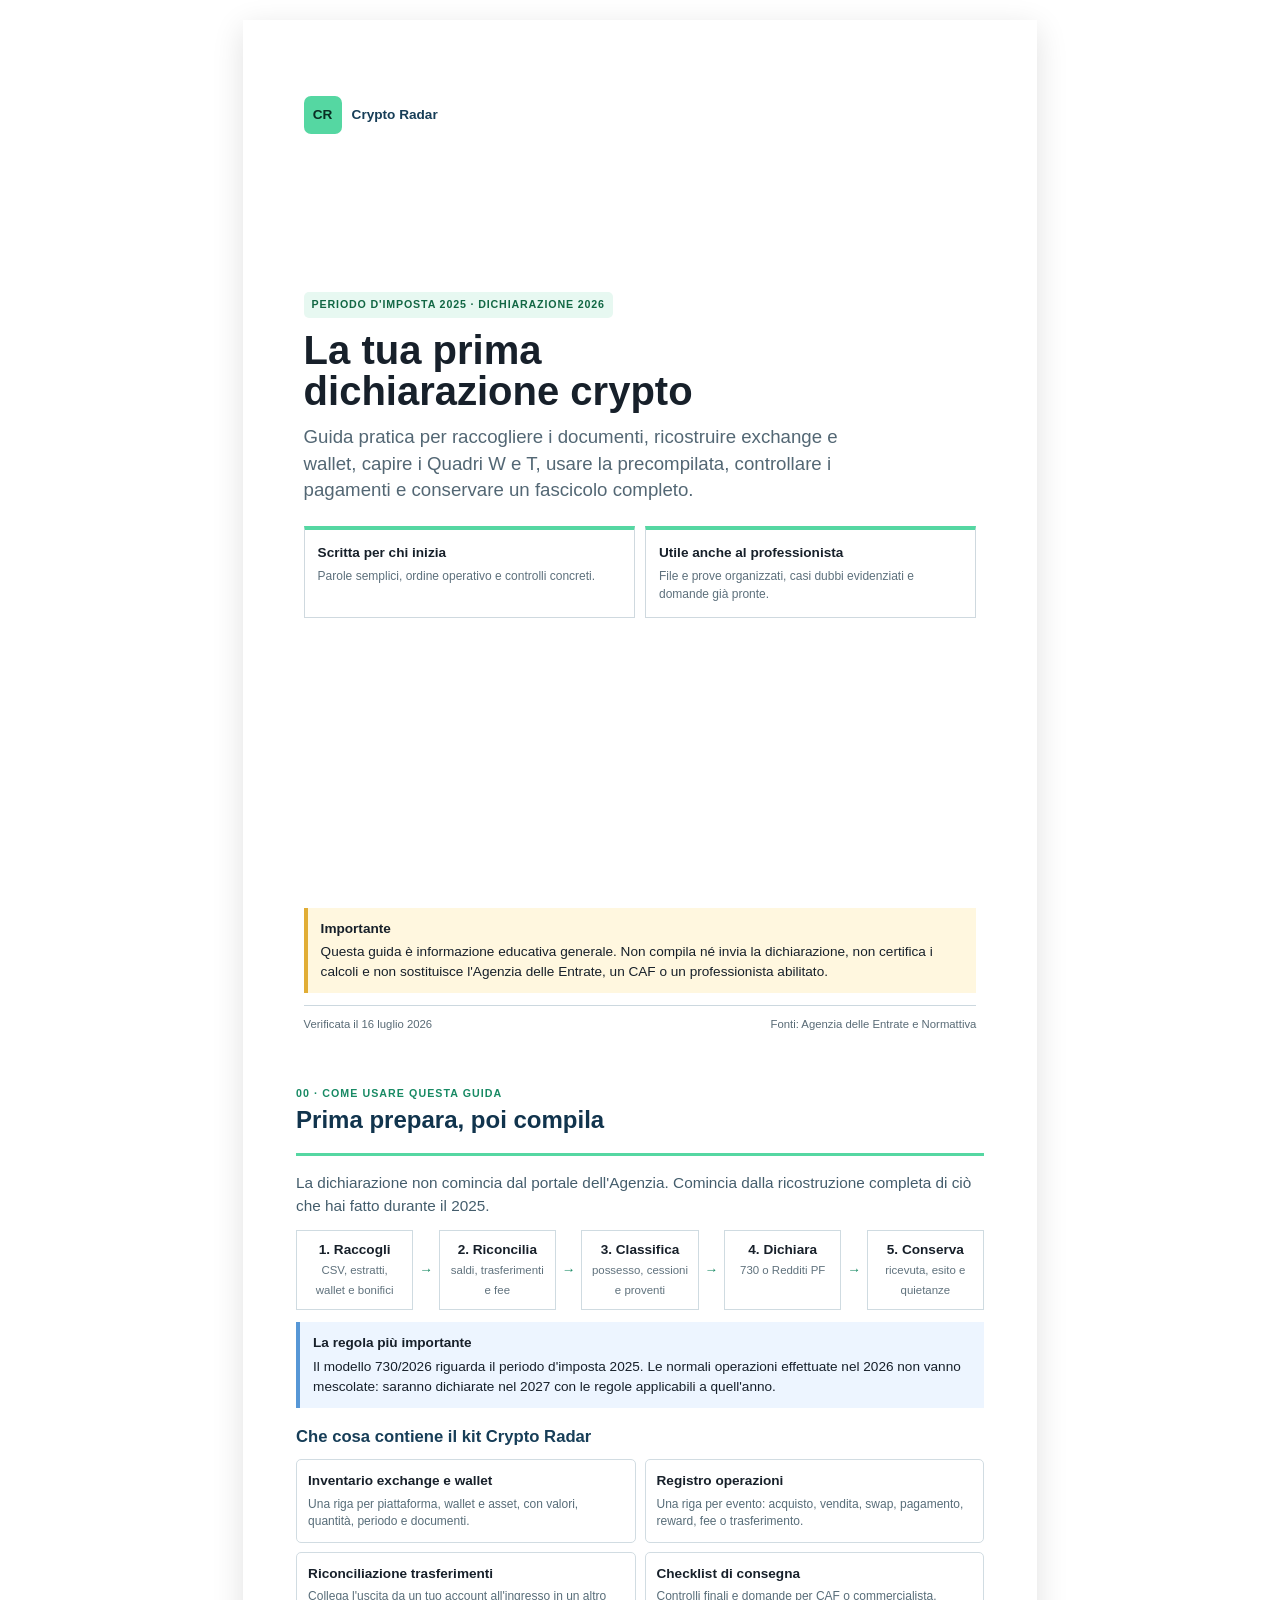
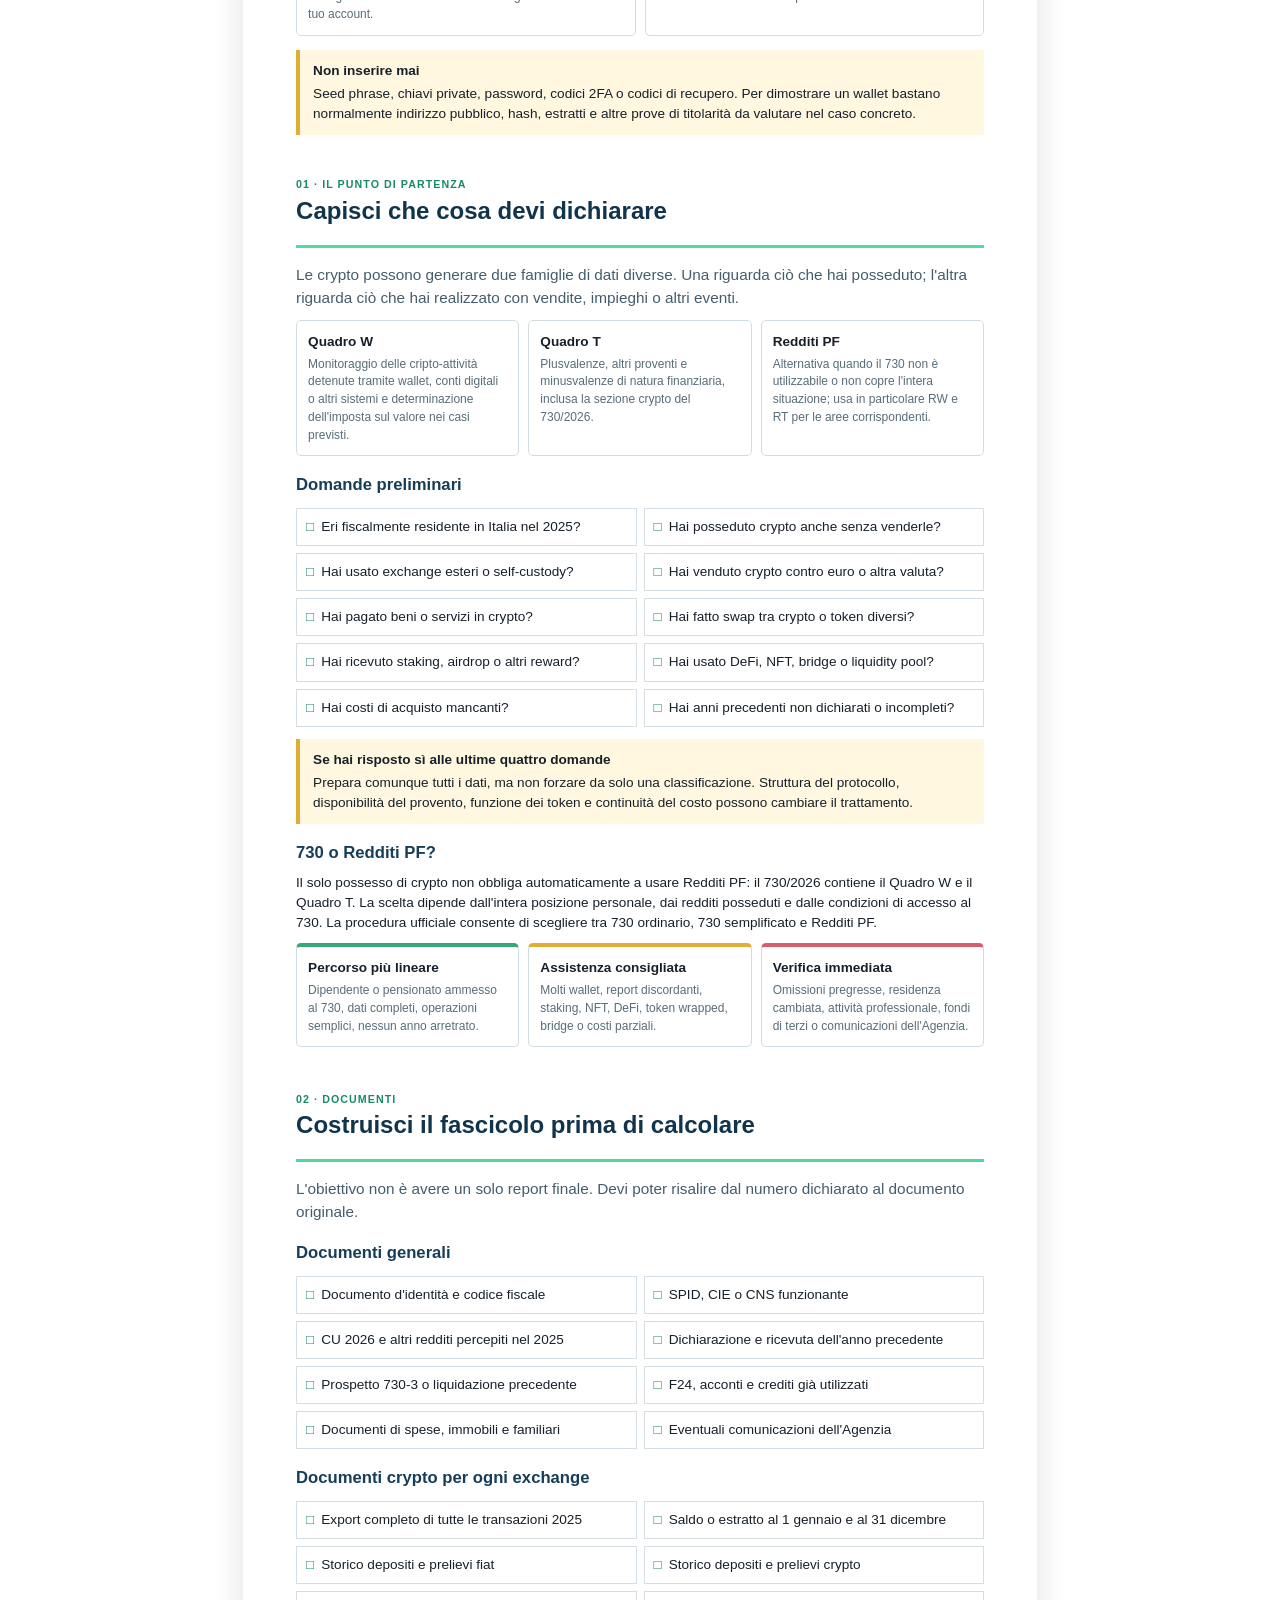
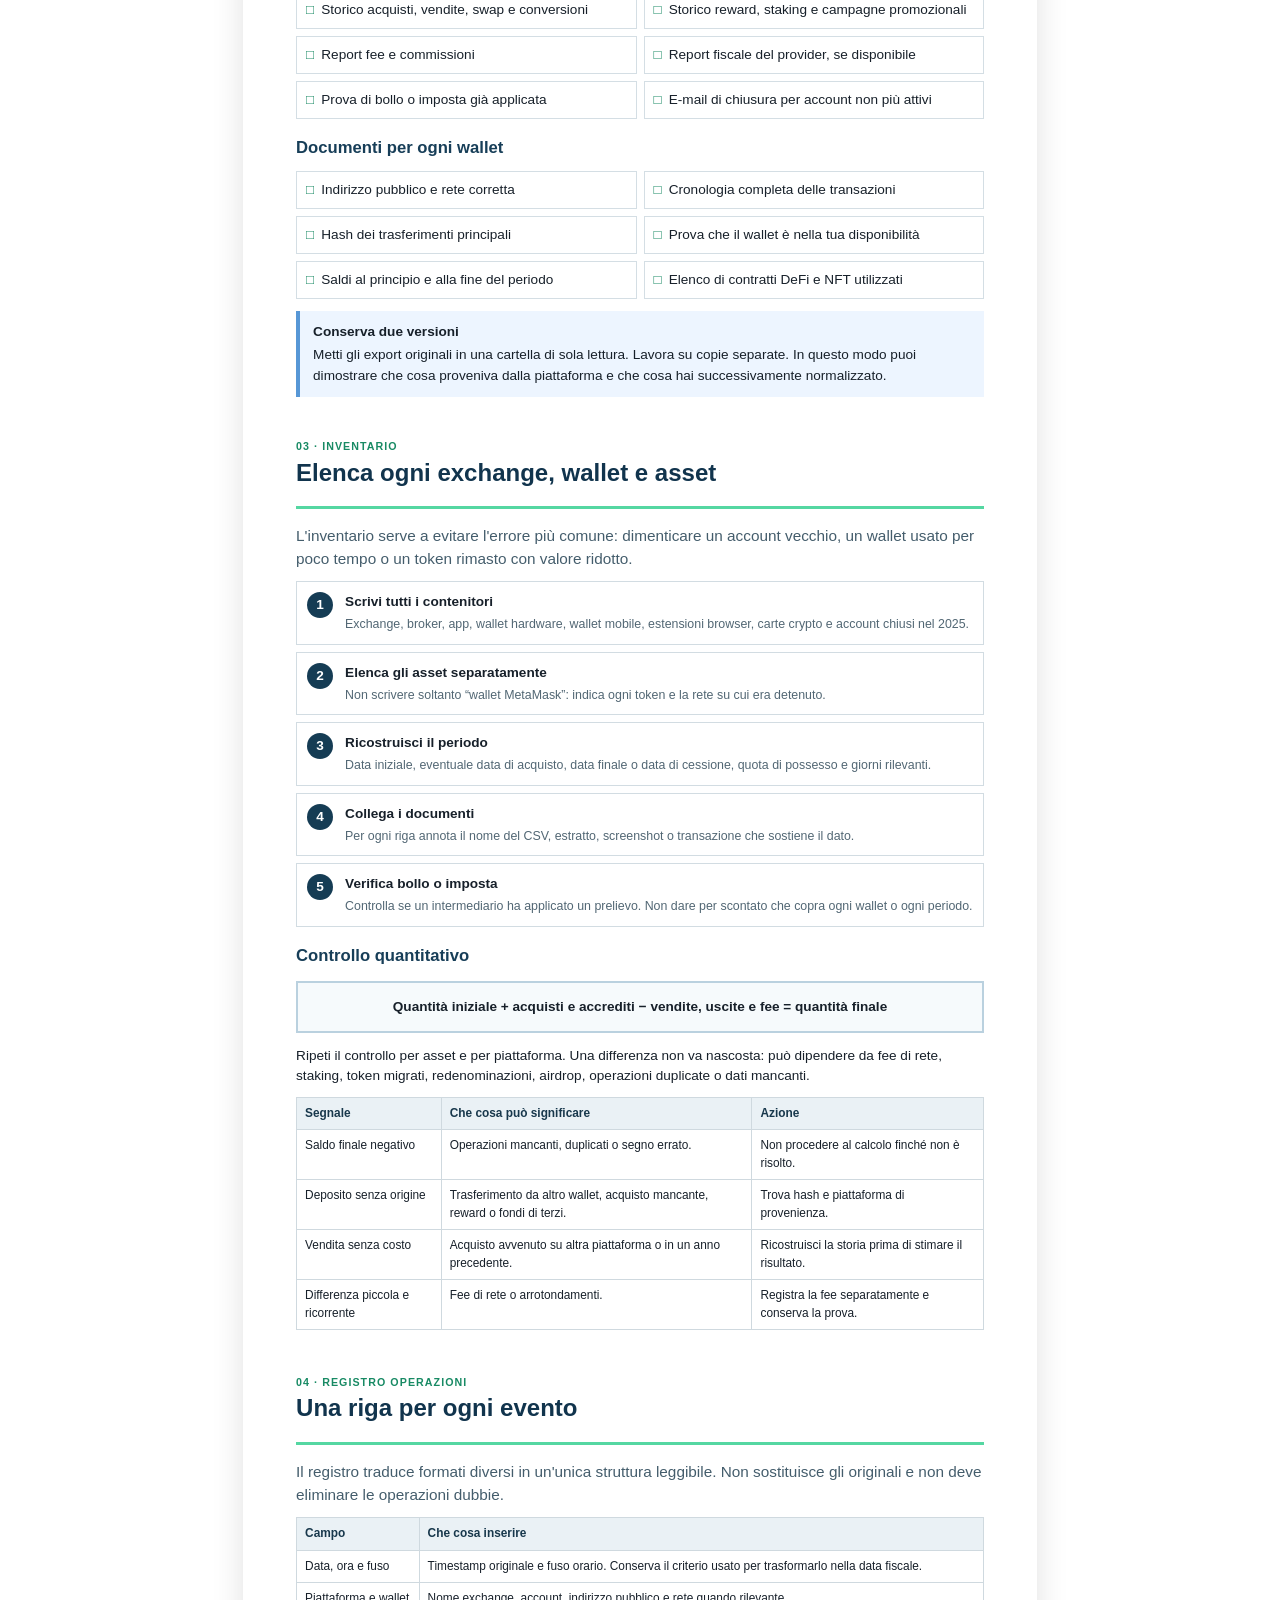
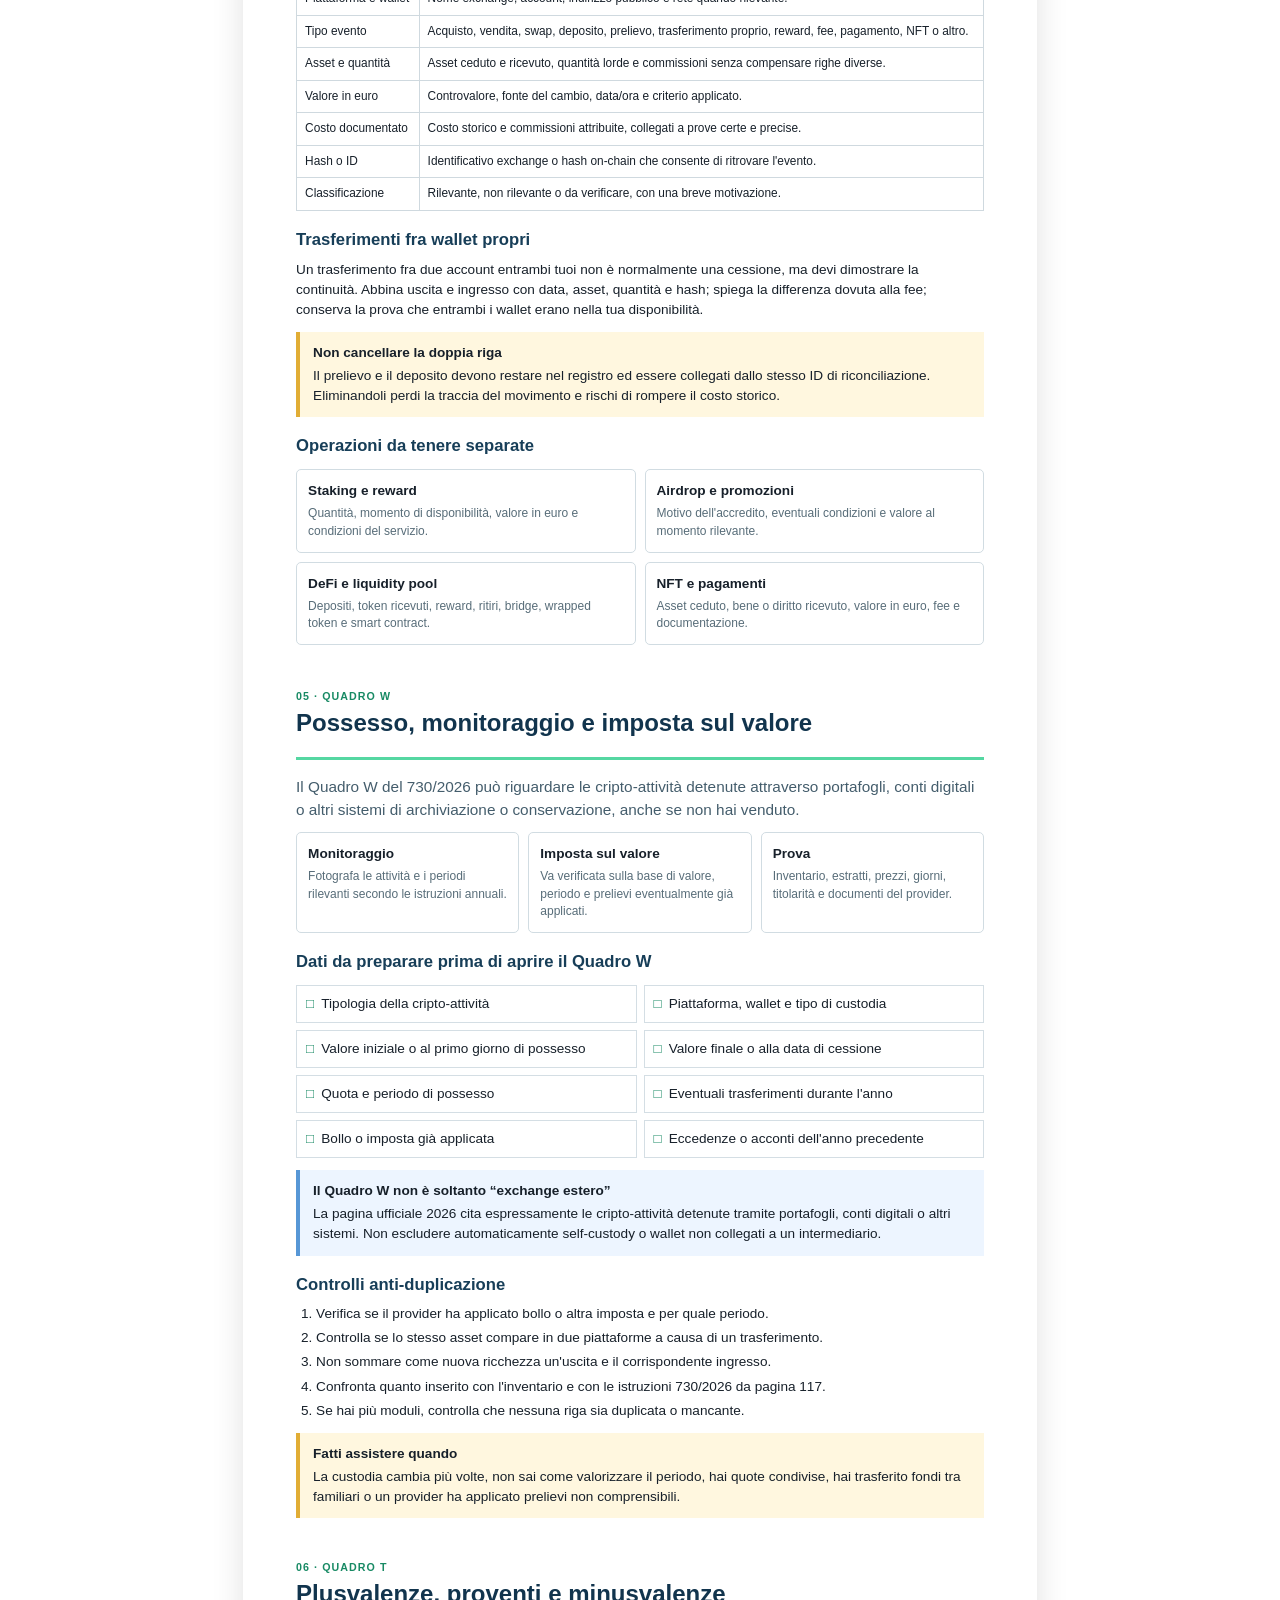
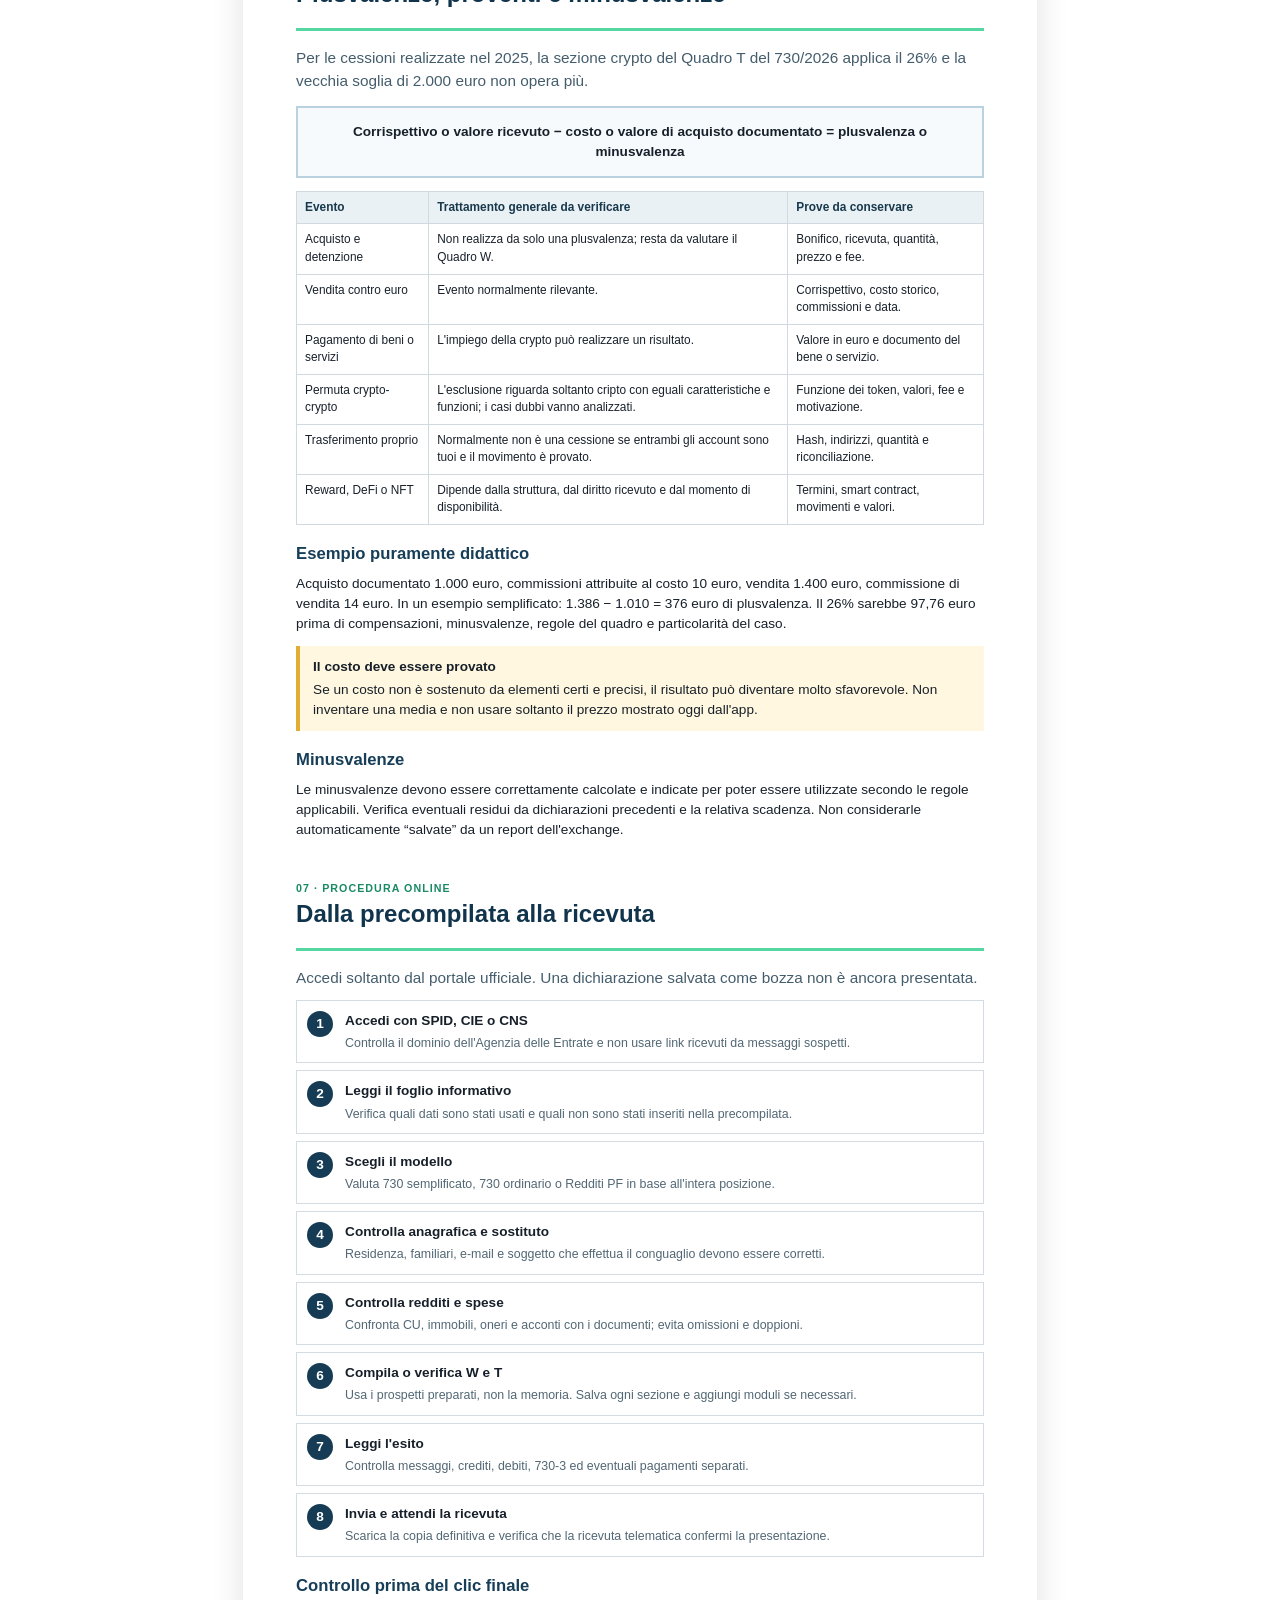
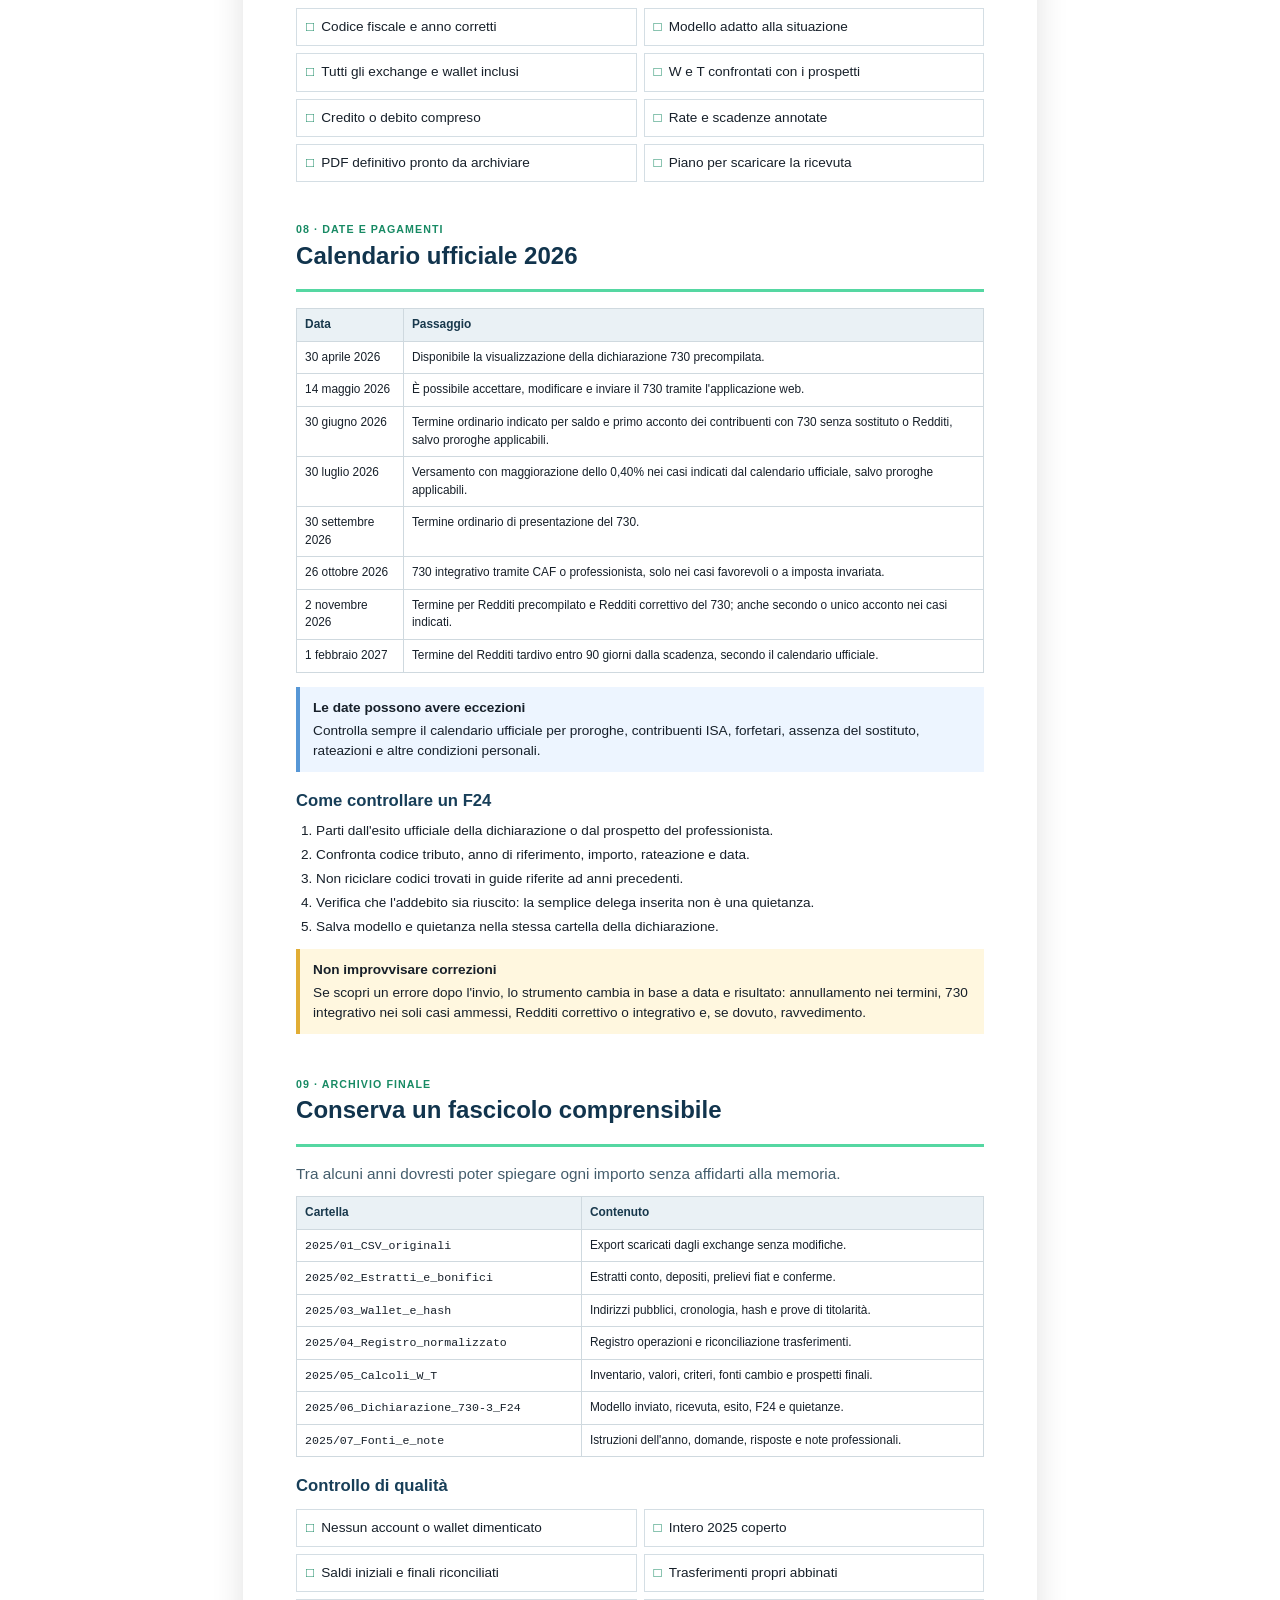
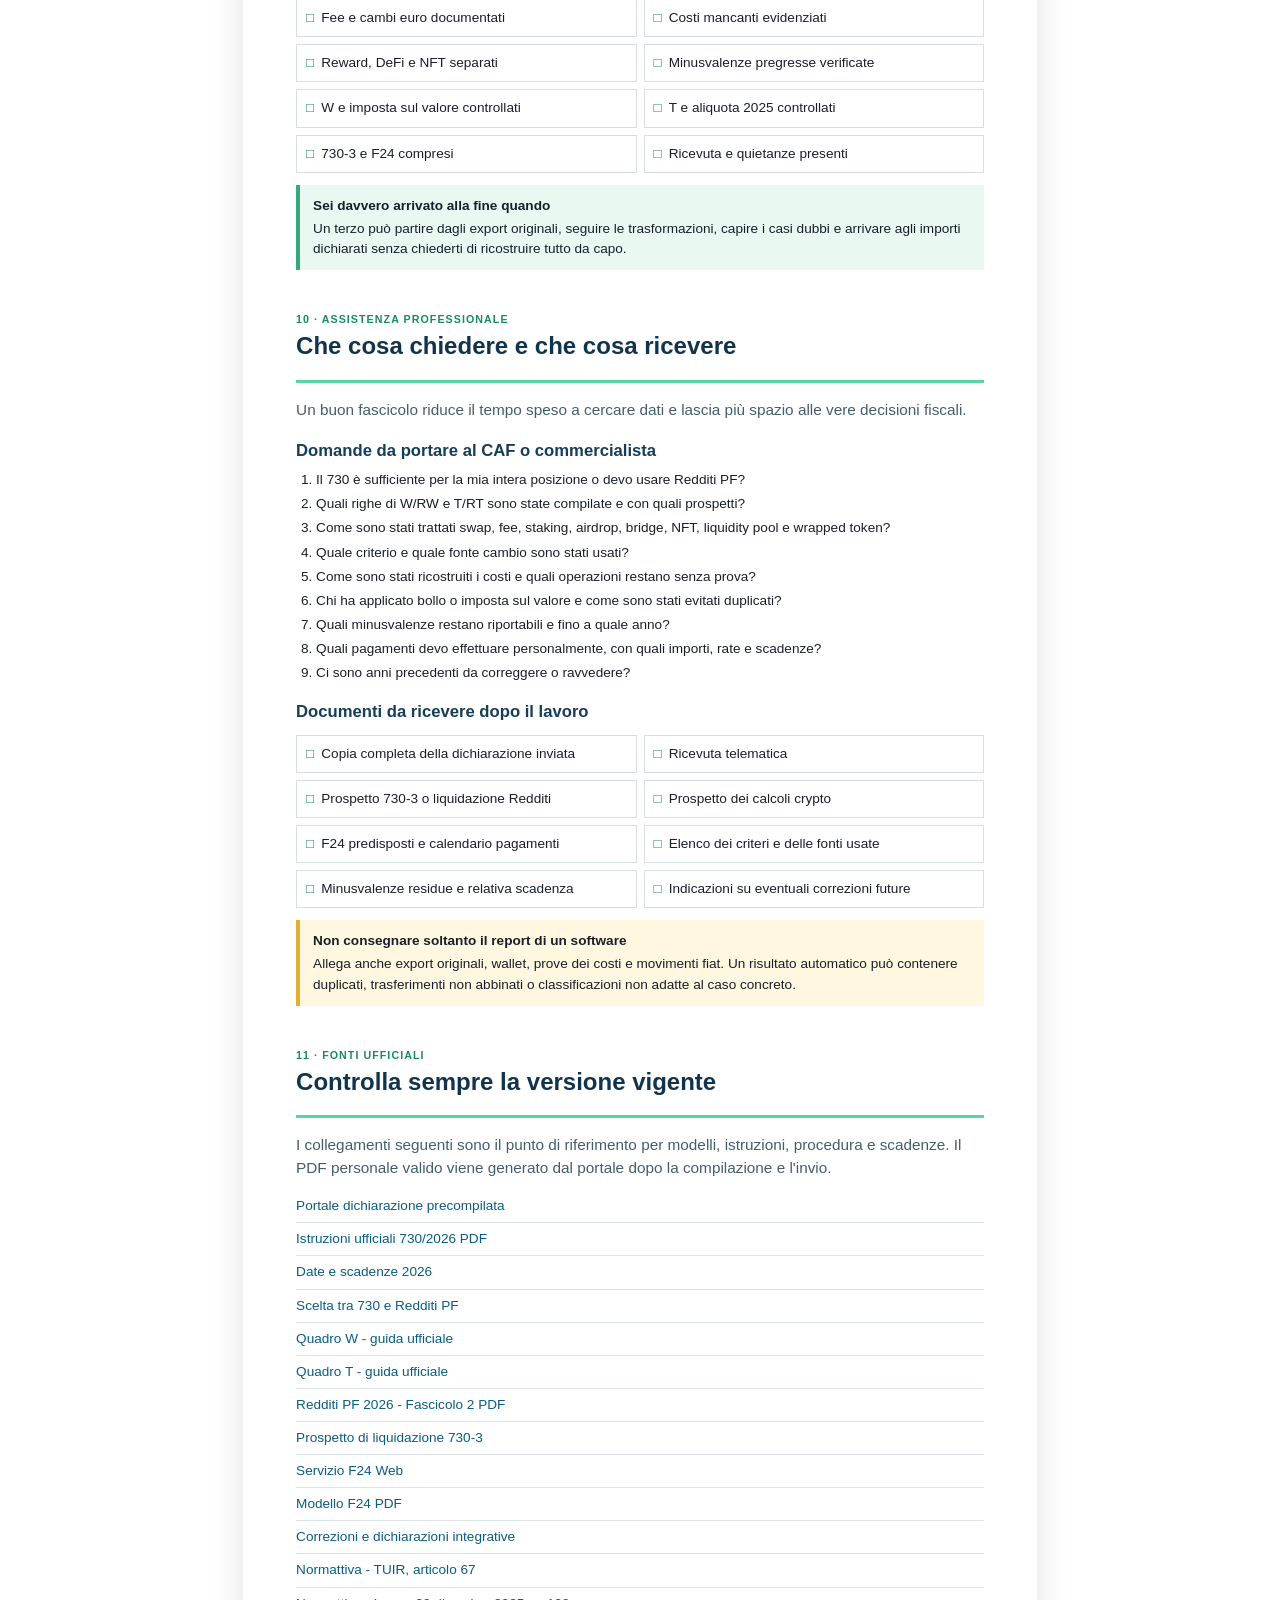
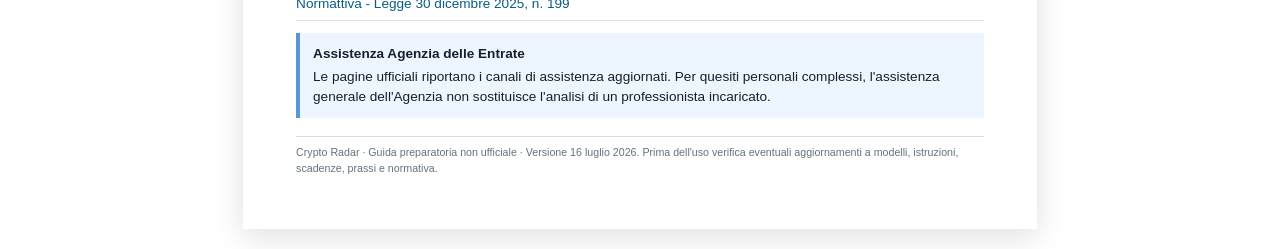
<file: web/documents/guida-prima-dichiarazione-crypto-2026.html>
<!doctype html>
<html lang="it">
<head>
  <meta charset="utf-8">
  <meta name="viewport" content="width=device-width,initial-scale=1">
  <title>Guida alla prima dichiarazione crypto 2026 - Crypto Radar</title>
  <style>
    @page{size:A4;margin:16mm 15mm 17mm}
    *{box-sizing:border-box}
    html{font-family:Arial,Helvetica,sans-serif;color:#17202a;background:#fff}
    body{margin:0;font-size:10.2pt;line-height:1.48}
    h1,h2,h3,p{margin-top:0}
    h1{font-size:30pt;line-height:1.03;margin-bottom:12px}
    h2{font-size:18pt;line-height:1.15;margin:0 0 10px;color:#11344d}
    h3{font-size:12.5pt;margin:17px 0 7px;color:#173e58}
    p{margin-bottom:10px}
    a{color:#0a5c83;text-decoration:none}
    ul,ol{margin:7px 0 12px;padding-left:20px}
    li{margin:4px 0}
    table{width:100%;border-collapse:collapse;margin:10px 0 14px;font-size:8.9pt}
    th,td{padding:7px 8px;border:1px solid #cfd9df;text-align:left;vertical-align:top}
    th{background:#eaf1f5;color:#18384c}
    code{font-family:Consolas,monospace;font-size:8.7pt}
    .cover{min-height:260mm;display:flex;flex-direction:column;justify-content:space-between;padding:6mm 2mm}
    .brand{display:flex;align-items:center;gap:10px;font-weight:800;color:#173e58}
    .logo{display:grid;place-items:center;width:38px;height:38px;border-radius:7px;background:#55d7a2;color:#092d23}
    .kicker{display:inline-block;margin-bottom:12px;padding:5px 8px;border-radius:5px;background:#e7f8f1;color:#126744;font-size:8pt;font-weight:800;letter-spacing:.08em}
    .subtitle{max-width:155mm;color:#536774;font-size:14pt;line-height:1.42}
    .cover-box{display:grid;grid-template-columns:1fr 1fr;gap:10px;margin-top:22px}
    .cover-box div{padding:13px;border:1px solid #cfd9df;border-top:4px solid #55d7a2}
    .cover-box b,.cover-box span{display:block}
    .cover-box span{margin-top:5px;color:#5d707c;font-size:9pt}
    .verified{display:flex;justify-content:space-between;gap:20px;padding-top:10px;border-top:1px solid #ccd8df;color:#596b76;font-size:8.5pt}
    .chapter{break-before:page}
    .chapter:first-of-type{break-before:auto}
    .chapter-head{margin-bottom:16px;padding-bottom:10px;border-bottom:3px solid #55d7a2}
    .chapter-no{display:block;margin-bottom:4px;color:#188a64;font-size:8pt;font-weight:800;letter-spacing:.1em}
    .lead{color:#445d6c;font-size:11.5pt;line-height:1.5}
    .notice,.warning,.success{padding:11px 13px;margin:12px 0;border-left:4px solid}
    .notice{background:#edf5ff;border-color:#5797d6}
    .warning{background:#fff7df;border-color:#e1ad35}
    .success{background:#eaf8f2;border-color:#36a879}
    .notice b,.warning b,.success b{display:block;margin-bottom:3px}
    .grid-2,.grid-3{display:grid;gap:9px;margin:10px 0 14px}
    .grid-2{grid-template-columns:1fr 1fr}
    .grid-3{grid-template-columns:repeat(3,1fr)}
    .box{padding:11px;border:1px solid #d1dce2;border-radius:5px;break-inside:avoid}
    .box b,.box span{display:block}
    .box span{margin-top:4px;color:#586d79;font-size:9pt}
    .step{display:grid;grid-template-columns:28px 1fr;gap:10px;margin:7px 0;padding:10px;border:1px solid #d2dce2;break-inside:avoid}
    .step>span{display:grid;place-items:center;width:26px;height:26px;border-radius:50%;background:#153c54;color:#fff;font-weight:800}
    .step b{display:block;margin-bottom:3px}
    .step p{margin:0;color:#526774;font-size:9.3pt}
    .checklist{display:grid;grid-template-columns:1fr 1fr;gap:7px;margin:10px 0}
    .checklist div{padding:8px 9px;border:1px solid #d4dee4;break-inside:avoid}
    .checklist div:before{content:"□";margin-right:7px;color:#188a64;font-weight:800}
    .formula{padding:14px;margin:13px 0;border:2px solid #bad1df;background:#f6fafc;text-align:center;font-weight:800}
    .flow{display:flex;align-items:stretch;gap:6px;margin:12px 0}
    .flow div{flex:1;padding:9px;border:1px solid #cfdbe1;text-align:center}
    .flow i{align-self:center;color:#188a64;font-style:normal;font-weight:800}
    .route{border-top:4px solid}
    .route.green{border-top-color:#36a879}.route.yellow{border-top-color:#e1ad35}.route.red{border-top-color:#d75d6f}
    .small{color:#60727d;font-size:8.6pt}
    .source-list a{display:block;padding:6px 0;border-bottom:1px solid #dbe3e7;word-break:break-all}
    .footer-note{margin-top:18px;padding-top:8px;border-top:1px solid #d3dde2;color:#61737d;font-size:8pt}
    .no-break{break-inside:avoid}
    @media screen{body{max-width:210mm;margin:20px auto;padding:14mm;box-shadow:0 8px 30px rgba(0,0,0,.12)}.chapter{padding-top:8mm}}
  </style>
</head>
<body>
  <section class="cover">
    <div>
      <div class="brand"><span class="logo">CR</span><span>Crypto Radar</span></div>
      <div style="margin-top:42mm">
        <span class="kicker">PERIODO D'IMPOSTA 2025 · DICHIARAZIONE 2026</span>
        <h1>La tua prima<br>dichiarazione crypto</h1>
        <p class="subtitle">Guida pratica per raccogliere i documenti, ricostruire exchange e wallet, capire i Quadri W e T, usare la precompilata, controllare i pagamenti e conservare un fascicolo completo.</p>
        <div class="cover-box">
          <div><b>Scritta per chi inizia</b><span>Parole semplici, ordine operativo e controlli concreti.</span></div>
          <div><b>Utile anche al professionista</b><span>File e prove organizzati, casi dubbi evidenziati e domande già pronte.</span></div>
        </div>
      </div>
    </div>
    <div>
      <div class="warning"><b>Importante</b>Questa guida è informazione educativa generale. Non compila né invia la dichiarazione, non certifica i calcoli e non sostituisce l'Agenzia delle Entrate, un CAF o un professionista abilitato.</div>
      <div class="verified"><span>Verificata il 16 luglio 2026</span><span>Fonti: Agenzia delle Entrate e Normattiva</span></div>
    </div>
  </section>

  <section class="chapter">
    <div class="chapter-head"><span class="chapter-no">00 · COME USARE QUESTA GUIDA</span><h2>Prima prepara, poi compila</h2></div>
    <p class="lead">La dichiarazione non comincia dal portale dell'Agenzia. Comincia dalla ricostruzione completa di ciò che hai fatto durante il 2025.</p>
    <div class="flow">
      <div><b>1. Raccogli</b><br><span class="small">CSV, estratti, wallet e bonifici</span></div><i>→</i>
      <div><b>2. Riconcilia</b><br><span class="small">saldi, trasferimenti e fee</span></div><i>→</i>
      <div><b>3. Classifica</b><br><span class="small">possesso, cessioni e proventi</span></div><i>→</i>
      <div><b>4. Dichiara</b><br><span class="small">730 o Redditi PF</span></div><i>→</i>
      <div><b>5. Conserva</b><br><span class="small">ricevuta, esito e quietanze</span></div>
    </div>
    <div class="notice"><b>La regola più importante</b>Il modello 730/2026 riguarda il periodo d'imposta 2025. Le normali operazioni effettuate nel 2026 non vanno mescolate: saranno dichiarate nel 2027 con le regole applicabili a quell'anno.</div>
    <h3>Che cosa contiene il kit Crypto Radar</h3>
    <div class="grid-2">
      <div class="box"><b>Inventario exchange e wallet</b><span>Una riga per piattaforma, wallet e asset, con valori, quantità, periodo e documenti.</span></div>
      <div class="box"><b>Registro operazioni</b><span>Una riga per evento: acquisto, vendita, swap, pagamento, reward, fee o trasferimento.</span></div>
      <div class="box"><b>Riconciliazione trasferimenti</b><span>Collega l'uscita da un tuo account all'ingresso in un altro tuo account.</span></div>
      <div class="box"><b>Checklist di consegna</b><span>Controlli finali e domande per CAF o commercialista.</span></div>
    </div>
    <div class="warning"><b>Non inserire mai</b>Seed phrase, chiavi private, password, codici 2FA o codici di recupero. Per dimostrare un wallet bastano normalmente indirizzo pubblico, hash, estratti e altre prove di titolarità da valutare nel caso concreto.</div>
  </section>

  <section class="chapter">
    <div class="chapter-head"><span class="chapter-no">01 · IL PUNTO DI PARTENZA</span><h2>Capisci che cosa devi dichiarare</h2></div>
    <p class="lead">Le crypto possono generare due famiglie di dati diverse. Una riguarda ciò che hai posseduto; l'altra riguarda ciò che hai realizzato con vendite, impieghi o altri eventi.</p>
    <div class="grid-3">
      <div class="box"><b>Quadro W</b><span>Monitoraggio delle cripto-attività detenute tramite wallet, conti digitali o altri sistemi e determinazione dell'imposta sul valore nei casi previsti.</span></div>
      <div class="box"><b>Quadro T</b><span>Plusvalenze, altri proventi e minusvalenze di natura finanziaria, inclusa la sezione crypto del 730/2026.</span></div>
      <div class="box"><b>Redditi PF</b><span>Alternativa quando il 730 non è utilizzabile o non copre l'intera situazione; usa in particolare RW e RT per le aree corrispondenti.</span></div>
    </div>
    <h3>Domande preliminari</h3>
    <div class="checklist">
      <div>Eri fiscalmente residente in Italia nel 2025?</div>
      <div>Hai posseduto crypto anche senza venderle?</div>
      <div>Hai usato exchange esteri o self-custody?</div>
      <div>Hai venduto crypto contro euro o altra valuta?</div>
      <div>Hai pagato beni o servizi in crypto?</div>
      <div>Hai fatto swap tra crypto o token diversi?</div>
      <div>Hai ricevuto staking, airdrop o altri reward?</div>
      <div>Hai usato DeFi, NFT, bridge o liquidity pool?</div>
      <div>Hai costi di acquisto mancanti?</div>
      <div>Hai anni precedenti non dichiarati o incompleti?</div>
    </div>
    <div class="warning"><b>Se hai risposto sì alle ultime quattro domande</b>Prepara comunque tutti i dati, ma non forzare da solo una classificazione. Struttura del protocollo, disponibilità del provento, funzione dei token e continuità del costo possono cambiare il trattamento.</div>
    <h3>730 o Redditi PF?</h3>
    <p>Il solo possesso di crypto non obbliga automaticamente a usare Redditi PF: il 730/2026 contiene il Quadro W e il Quadro T. La scelta dipende dall'intera posizione personale, dai redditi posseduti e dalle condizioni di accesso al 730. La procedura ufficiale consente di scegliere tra 730 ordinario, 730 semplificato e Redditi PF.</p>
    <div class="grid-3">
      <div class="box route green"><b>Percorso più lineare</b><span>Dipendente o pensionato ammesso al 730, dati completi, operazioni semplici, nessun anno arretrato.</span></div>
      <div class="box route yellow"><b>Assistenza consigliata</b><span>Molti wallet, report discordanti, staking, NFT, DeFi, token wrapped, bridge o costi parziali.</span></div>
      <div class="box route red"><b>Verifica immediata</b><span>Omissioni pregresse, residenza cambiata, attività professionale, fondi di terzi o comunicazioni dell'Agenzia.</span></div>
    </div>
  </section>

  <section class="chapter">
    <div class="chapter-head"><span class="chapter-no">02 · DOCUMENTI</span><h2>Costruisci il fascicolo prima di calcolare</h2></div>
    <p class="lead">L'obiettivo non è avere un solo report finale. Devi poter risalire dal numero dichiarato al documento originale.</p>
    <h3>Documenti generali</h3>
    <div class="checklist">
      <div>Documento d'identità e codice fiscale</div>
      <div>SPID, CIE o CNS funzionante</div>
      <div>CU 2026 e altri redditi percepiti nel 2025</div>
      <div>Dichiarazione e ricevuta dell'anno precedente</div>
      <div>Prospetto 730-3 o liquidazione precedente</div>
      <div>F24, acconti e crediti già utilizzati</div>
      <div>Documenti di spese, immobili e familiari</div>
      <div>Eventuali comunicazioni dell'Agenzia</div>
    </div>
    <h3>Documenti crypto per ogni exchange</h3>
    <div class="checklist">
      <div>Export completo di tutte le transazioni 2025</div>
      <div>Saldo o estratto al 1 gennaio e al 31 dicembre</div>
      <div>Storico depositi e prelievi fiat</div>
      <div>Storico depositi e prelievi crypto</div>
      <div>Storico acquisti, vendite, swap e conversioni</div>
      <div>Storico reward, staking e campagne promozionali</div>
      <div>Report fee e commissioni</div>
      <div>Report fiscale del provider, se disponibile</div>
      <div>Prova di bollo o imposta già applicata</div>
      <div>E-mail di chiusura per account non più attivi</div>
    </div>
    <h3>Documenti per ogni wallet</h3>
    <div class="checklist">
      <div>Indirizzo pubblico e rete corretta</div>
      <div>Cronologia completa delle transazioni</div>
      <div>Hash dei trasferimenti principali</div>
      <div>Prova che il wallet è nella tua disponibilità</div>
      <div>Saldi al principio e alla fine del periodo</div>
      <div>Elenco di contratti DeFi e NFT utilizzati</div>
    </div>
    <div class="notice"><b>Conserva due versioni</b>Metti gli export originali in una cartella di sola lettura. Lavora su copie separate. In questo modo puoi dimostrare che cosa proveniva dalla piattaforma e che cosa hai successivamente normalizzato.</div>
  </section>

  <section class="chapter">
    <div class="chapter-head"><span class="chapter-no">03 · INVENTARIO</span><h2>Elenca ogni exchange, wallet e asset</h2></div>
    <p class="lead">L'inventario serve a evitare l'errore più comune: dimenticare un account vecchio, un wallet usato per poco tempo o un token rimasto con valore ridotto.</p>
    <div class="step"><span>1</span><div><b>Scrivi tutti i contenitori</b><p>Exchange, broker, app, wallet hardware, wallet mobile, estensioni browser, carte crypto e account chiusi nel 2025.</p></div></div>
    <div class="step"><span>2</span><div><b>Elenca gli asset separatamente</b><p>Non scrivere soltanto “wallet MetaMask”: indica ogni token e la rete su cui era detenuto.</p></div></div>
    <div class="step"><span>3</span><div><b>Ricostruisci il periodo</b><p>Data iniziale, eventuale data di acquisto, data finale o data di cessione, quota di possesso e giorni rilevanti.</p></div></div>
    <div class="step"><span>4</span><div><b>Collega i documenti</b><p>Per ogni riga annota il nome del CSV, estratto, screenshot o transazione che sostiene il dato.</p></div></div>
    <div class="step"><span>5</span><div><b>Verifica bollo o imposta</b><p>Controlla se un intermediario ha applicato un prelievo. Non dare per scontato che copra ogni wallet o ogni periodo.</p></div></div>
    <h3>Controllo quantitativo</h3>
    <div class="formula">Quantità iniziale + acquisti e accrediti − vendite, uscite e fee = quantità finale</div>
    <p>Ripeti il controllo per asset e per piattaforma. Una differenza non va nascosta: può dipendere da fee di rete, staking, token migrati, redenominazioni, airdrop, operazioni duplicate o dati mancanti.</p>
    <table>
      <thead><tr><th>Segnale</th><th>Che cosa può significare</th><th>Azione</th></tr></thead>
      <tbody>
        <tr><td>Saldo finale negativo</td><td>Operazioni mancanti, duplicati o segno errato.</td><td>Non procedere al calcolo finché non è risolto.</td></tr>
        <tr><td>Deposito senza origine</td><td>Trasferimento da altro wallet, acquisto mancante, reward o fondi di terzi.</td><td>Trova hash e piattaforma di provenienza.</td></tr>
        <tr><td>Vendita senza costo</td><td>Acquisto avvenuto su altra piattaforma o in un anno precedente.</td><td>Ricostruisci la storia prima di stimare il risultato.</td></tr>
        <tr><td>Differenza piccola e ricorrente</td><td>Fee di rete o arrotondamenti.</td><td>Registra la fee separatamente e conserva la prova.</td></tr>
      </tbody>
    </table>
  </section>

  <section class="chapter">
    <div class="chapter-head"><span class="chapter-no">04 · REGISTRO OPERAZIONI</span><h2>Una riga per ogni evento</h2></div>
    <p class="lead">Il registro traduce formati diversi in un'unica struttura leggibile. Non sostituisce gli originali e non deve eliminare le operazioni dubbie.</p>
    <table>
      <thead><tr><th>Campo</th><th>Che cosa inserire</th></tr></thead>
      <tbody>
        <tr><td>Data, ora e fuso</td><td>Timestamp originale e fuso orario. Conserva il criterio usato per trasformarlo nella data fiscale.</td></tr>
        <tr><td>Piattaforma e wallet</td><td>Nome exchange, account, indirizzo pubblico e rete quando rilevante.</td></tr>
        <tr><td>Tipo evento</td><td>Acquisto, vendita, swap, deposito, prelievo, trasferimento proprio, reward, fee, pagamento, NFT o altro.</td></tr>
        <tr><td>Asset e quantità</td><td>Asset ceduto e ricevuto, quantità lorde e commissioni senza compensare righe diverse.</td></tr>
        <tr><td>Valore in euro</td><td>Controvalore, fonte del cambio, data/ora e criterio applicato.</td></tr>
        <tr><td>Costo documentato</td><td>Costo storico e commissioni attribuite, collegati a prove certe e precise.</td></tr>
        <tr><td>Hash o ID</td><td>Identificativo exchange o hash on-chain che consente di ritrovare l'evento.</td></tr>
        <tr><td>Classificazione</td><td>Rilevante, non rilevante o da verificare, con una breve motivazione.</td></tr>
      </tbody>
    </table>
    <h3>Trasferimenti fra wallet propri</h3>
    <p>Un trasferimento fra due account entrambi tuoi non è normalmente una cessione, ma devi dimostrare la continuità. Abbina uscita e ingresso con data, asset, quantità e hash; spiega la differenza dovuta alla fee; conserva la prova che entrambi i wallet erano nella tua disponibilità.</p>
    <div class="warning"><b>Non cancellare la doppia riga</b>Il prelievo e il deposito devono restare nel registro ed essere collegati dallo stesso ID di riconciliazione. Eliminandoli perdi la traccia del movimento e rischi di rompere il costo storico.</div>
    <h3>Operazioni da tenere separate</h3>
    <div class="grid-2">
      <div class="box"><b>Staking e reward</b><span>Quantità, momento di disponibilità, valore in euro e condizioni del servizio.</span></div>
      <div class="box"><b>Airdrop e promozioni</b><span>Motivo dell'accredito, eventuali condizioni e valore al momento rilevante.</span></div>
      <div class="box"><b>DeFi e liquidity pool</b><span>Depositi, token ricevuti, reward, ritiri, bridge, wrapped token e smart contract.</span></div>
      <div class="box"><b>NFT e pagamenti</b><span>Asset ceduto, bene o diritto ricevuto, valore in euro, fee e documentazione.</span></div>
    </div>
  </section>

  <section class="chapter">
    <div class="chapter-head"><span class="chapter-no">05 · QUADRO W</span><h2>Possesso, monitoraggio e imposta sul valore</h2></div>
    <p class="lead">Il Quadro W del 730/2026 può riguardare le cripto-attività detenute attraverso portafogli, conti digitali o altri sistemi di archiviazione o conservazione, anche se non hai venduto.</p>
    <div class="grid-3">
      <div class="box"><b>Monitoraggio</b><span>Fotografa le attività e i periodi rilevanti secondo le istruzioni annuali.</span></div>
      <div class="box"><b>Imposta sul valore</b><span>Va verificata sulla base di valore, periodo e prelievi eventualmente già applicati.</span></div>
      <div class="box"><b>Prova</b><span>Inventario, estratti, prezzi, giorni, titolarità e documenti del provider.</span></div>
    </div>
    <h3>Dati da preparare prima di aprire il Quadro W</h3>
    <div class="checklist">
      <div>Tipologia della cripto-attività</div>
      <div>Piattaforma, wallet e tipo di custodia</div>
      <div>Valore iniziale o al primo giorno di possesso</div>
      <div>Valore finale o alla data di cessione</div>
      <div>Quota e periodo di possesso</div>
      <div>Eventuali trasferimenti durante l'anno</div>
      <div>Bollo o imposta già applicata</div>
      <div>Eccedenze o acconti dell'anno precedente</div>
    </div>
    <div class="notice"><b>Il Quadro W non è soltanto “exchange estero”</b>La pagina ufficiale 2026 cita espressamente le cripto-attività detenute tramite portafogli, conti digitali o altri sistemi. Non escludere automaticamente self-custody o wallet non collegati a un intermediario.</div>
    <h3>Controlli anti-duplicazione</h3>
    <ol>
      <li>Verifica se il provider ha applicato bollo o altra imposta e per quale periodo.</li>
      <li>Controlla se lo stesso asset compare in due piattaforme a causa di un trasferimento.</li>
      <li>Non sommare come nuova ricchezza un'uscita e il corrispondente ingresso.</li>
      <li>Confronta quanto inserito con l'inventario e con le istruzioni 730/2026 da pagina 117.</li>
      <li>Se hai più moduli, controlla che nessuna riga sia duplicata o mancante.</li>
    </ol>
    <div class="warning"><b>Fatti assistere quando</b>La custodia cambia più volte, non sai come valorizzare il periodo, hai quote condivise, hai trasferito fondi tra familiari o un provider ha applicato prelievi non comprensibili.</div>
  </section>

  <section class="chapter">
    <div class="chapter-head"><span class="chapter-no">06 · QUADRO T</span><h2>Plusvalenze, proventi e minusvalenze</h2></div>
    <p class="lead">Per le cessioni realizzate nel 2025, la sezione crypto del Quadro T del 730/2026 applica il 26% e la vecchia soglia di 2.000 euro non opera più.</p>
    <div class="formula">Corrispettivo o valore ricevuto − costo o valore di acquisto documentato = plusvalenza o minusvalenza</div>
    <table>
      <thead><tr><th>Evento</th><th>Trattamento generale da verificare</th><th>Prove da conservare</th></tr></thead>
      <tbody>
        <tr><td>Acquisto e detenzione</td><td>Non realizza da solo una plusvalenza; resta da valutare il Quadro W.</td><td>Bonifico, ricevuta, quantità, prezzo e fee.</td></tr>
        <tr><td>Vendita contro euro</td><td>Evento normalmente rilevante.</td><td>Corrispettivo, costo storico, commissioni e data.</td></tr>
        <tr><td>Pagamento di beni o servizi</td><td>L'impiego della crypto può realizzare un risultato.</td><td>Valore in euro e documento del bene o servizio.</td></tr>
        <tr><td>Permuta crypto-crypto</td><td>L'esclusione riguarda soltanto cripto con eguali caratteristiche e funzioni; i casi dubbi vanno analizzati.</td><td>Funzione dei token, valori, fee e motivazione.</td></tr>
        <tr><td>Trasferimento proprio</td><td>Normalmente non è una cessione se entrambi gli account sono tuoi e il movimento è provato.</td><td>Hash, indirizzi, quantità e riconciliazione.</td></tr>
        <tr><td>Reward, DeFi o NFT</td><td>Dipende dalla struttura, dal diritto ricevuto e dal momento di disponibilità.</td><td>Termini, smart contract, movimenti e valori.</td></tr>
      </tbody>
    </table>
    <h3>Esempio puramente didattico</h3>
    <p>Acquisto documentato 1.000 euro, commissioni attribuite al costo 10 euro, vendita 1.400 euro, commissione di vendita 14 euro. In un esempio semplificato: 1.386 − 1.010 = 376 euro di plusvalenza. Il 26% sarebbe 97,76 euro prima di compensazioni, minusvalenze, regole del quadro e particolarità del caso.</p>
    <div class="warning"><b>Il costo deve essere provato</b>Se un costo non è sostenuto da elementi certi e precisi, il risultato può diventare molto sfavorevole. Non inventare una media e non usare soltanto il prezzo mostrato oggi dall'app.</div>
    <h3>Minusvalenze</h3>
    <p>Le minusvalenze devono essere correttamente calcolate e indicate per poter essere utilizzate secondo le regole applicabili. Verifica eventuali residui da dichiarazioni precedenti e la relativa scadenza. Non considerarle automaticamente “salvate” da un report dell'exchange.</p>
  </section>

  <section class="chapter">
    <div class="chapter-head"><span class="chapter-no">07 · PROCEDURA ONLINE</span><h2>Dalla precompilata alla ricevuta</h2></div>
    <p class="lead">Accedi soltanto dal portale ufficiale. Una dichiarazione salvata come bozza non è ancora presentata.</p>
    <div class="step"><span>1</span><div><b>Accedi con SPID, CIE o CNS</b><p>Controlla il dominio dell'Agenzia delle Entrate e non usare link ricevuti da messaggi sospetti.</p></div></div>
    <div class="step"><span>2</span><div><b>Leggi il foglio informativo</b><p>Verifica quali dati sono stati usati e quali non sono stati inseriti nella precompilata.</p></div></div>
    <div class="step"><span>3</span><div><b>Scegli il modello</b><p>Valuta 730 semplificato, 730 ordinario o Redditi PF in base all'intera posizione.</p></div></div>
    <div class="step"><span>4</span><div><b>Controlla anagrafica e sostituto</b><p>Residenza, familiari, e-mail e soggetto che effettua il conguaglio devono essere corretti.</p></div></div>
    <div class="step"><span>5</span><div><b>Controlla redditi e spese</b><p>Confronta CU, immobili, oneri e acconti con i documenti; evita omissioni e doppioni.</p></div></div>
    <div class="step"><span>6</span><div><b>Compila o verifica W e T</b><p>Usa i prospetti preparati, non la memoria. Salva ogni sezione e aggiungi moduli se necessari.</p></div></div>
    <div class="step"><span>7</span><div><b>Leggi l'esito</b><p>Controlla messaggi, crediti, debiti, 730-3 ed eventuali pagamenti separati.</p></div></div>
    <div class="step"><span>8</span><div><b>Invia e attendi la ricevuta</b><p>Scarica la copia definitiva e verifica che la ricevuta telematica confermi la presentazione.</p></div></div>
    <h3>Controllo prima del clic finale</h3>
    <div class="checklist">
      <div>Codice fiscale e anno corretti</div>
      <div>Modello adatto alla situazione</div>
      <div>Tutti gli exchange e wallet inclusi</div>
      <div>W e T confrontati con i prospetti</div>
      <div>Credito o debito compreso</div>
      <div>Rate e scadenze annotate</div>
      <div>PDF definitivo pronto da archiviare</div>
      <div>Piano per scaricare la ricevuta</div>
    </div>
  </section>

  <section class="chapter">
    <div class="chapter-head"><span class="chapter-no">08 · DATE E PAGAMENTI</span><h2>Calendario ufficiale 2026</h2></div>
    <table>
      <thead><tr><th>Data</th><th>Passaggio</th></tr></thead>
      <tbody>
        <tr><td>30 aprile 2026</td><td>Disponibile la visualizzazione della dichiarazione 730 precompilata.</td></tr>
        <tr><td>14 maggio 2026</td><td>È possibile accettare, modificare e inviare il 730 tramite l'applicazione web.</td></tr>
        <tr><td>30 giugno 2026</td><td>Termine ordinario indicato per saldo e primo acconto dei contribuenti con 730 senza sostituto o Redditi, salvo proroghe applicabili.</td></tr>
        <tr><td>30 luglio 2026</td><td>Versamento con maggiorazione dello 0,40% nei casi indicati dal calendario ufficiale, salvo proroghe applicabili.</td></tr>
        <tr><td>30 settembre 2026</td><td>Termine ordinario di presentazione del 730.</td></tr>
        <tr><td>26 ottobre 2026</td><td>730 integrativo tramite CAF o professionista, solo nei casi favorevoli o a imposta invariata.</td></tr>
        <tr><td>2 novembre 2026</td><td>Termine per Redditi precompilato e Redditi correttivo del 730; anche secondo o unico acconto nei casi indicati.</td></tr>
        <tr><td>1 febbraio 2027</td><td>Termine del Redditi tardivo entro 90 giorni dalla scadenza, secondo il calendario ufficiale.</td></tr>
      </tbody>
    </table>
    <div class="notice"><b>Le date possono avere eccezioni</b>Controlla sempre il calendario ufficiale per proroghe, contribuenti ISA, forfetari, assenza del sostituto, rateazioni e altre condizioni personali.</div>
    <h3>Come controllare un F24</h3>
    <ol>
      <li>Parti dall'esito ufficiale della dichiarazione o dal prospetto del professionista.</li>
      <li>Confronta codice tributo, anno di riferimento, importo, rateazione e data.</li>
      <li>Non riciclare codici trovati in guide riferite ad anni precedenti.</li>
      <li>Verifica che l'addebito sia riuscito: la semplice delega inserita non è una quietanza.</li>
      <li>Salva modello e quietanza nella stessa cartella della dichiarazione.</li>
    </ol>
    <div class="warning"><b>Non improvvisare correzioni</b>Se scopri un errore dopo l'invio, lo strumento cambia in base a data e risultato: annullamento nei termini, 730 integrativo nei soli casi ammessi, Redditi correttivo o integrativo e, se dovuto, ravvedimento.</div>
  </section>

  <section class="chapter">
    <div class="chapter-head"><span class="chapter-no">09 · ARCHIVIO FINALE</span><h2>Conserva un fascicolo comprensibile</h2></div>
    <p class="lead">Tra alcuni anni dovresti poter spiegare ogni importo senza affidarti alla memoria.</p>
    <table>
      <thead><tr><th>Cartella</th><th>Contenuto</th></tr></thead>
      <tbody>
        <tr><td><code>2025/01_CSV_originali</code></td><td>Export scaricati dagli exchange senza modifiche.</td></tr>
        <tr><td><code>2025/02_Estratti_e_bonifici</code></td><td>Estratti conto, depositi, prelievi fiat e conferme.</td></tr>
        <tr><td><code>2025/03_Wallet_e_hash</code></td><td>Indirizzi pubblici, cronologia, hash e prove di titolarità.</td></tr>
        <tr><td><code>2025/04_Registro_normalizzato</code></td><td>Registro operazioni e riconciliazione trasferimenti.</td></tr>
        <tr><td><code>2025/05_Calcoli_W_T</code></td><td>Inventario, valori, criteri, fonti cambio e prospetti finali.</td></tr>
        <tr><td><code>2025/06_Dichiarazione_730-3_F24</code></td><td>Modello inviato, ricevuta, esito, F24 e quietanze.</td></tr>
        <tr><td><code>2025/07_Fonti_e_note</code></td><td>Istruzioni dell'anno, domande, risposte e note professionali.</td></tr>
      </tbody>
    </table>
    <h3>Controllo di qualità</h3>
    <div class="checklist">
      <div>Nessun account o wallet dimenticato</div>
      <div>Intero 2025 coperto</div>
      <div>Saldi iniziali e finali riconciliati</div>
      <div>Trasferimenti propri abbinati</div>
      <div>Fee e cambi euro documentati</div>
      <div>Costi mancanti evidenziati</div>
      <div>Reward, DeFi e NFT separati</div>
      <div>Minusvalenze pregresse verificate</div>
      <div>W e imposta sul valore controllati</div>
      <div>T e aliquota 2025 controllati</div>
      <div>730-3 e F24 compresi</div>
      <div>Ricevuta e quietanze presenti</div>
    </div>
    <div class="success"><b>Sei davvero arrivato alla fine quando</b>Un terzo può partire dagli export originali, seguire le trasformazioni, capire i casi dubbi e arrivare agli importi dichiarati senza chiederti di ricostruire tutto da capo.</div>
  </section>

  <section class="chapter">
    <div class="chapter-head"><span class="chapter-no">10 · ASSISTENZA PROFESSIONALE</span><h2>Che cosa chiedere e che cosa ricevere</h2></div>
    <p class="lead">Un buon fascicolo riduce il tempo speso a cercare dati e lascia più spazio alle vere decisioni fiscali.</p>
    <h3>Domande da portare al CAF o commercialista</h3>
    <ol>
      <li>Il 730 è sufficiente per la mia intera posizione o devo usare Redditi PF?</li>
      <li>Quali righe di W/RW e T/RT sono state compilate e con quali prospetti?</li>
      <li>Come sono stati trattati swap, fee, staking, airdrop, bridge, NFT, liquidity pool e wrapped token?</li>
      <li>Quale criterio e quale fonte cambio sono stati usati?</li>
      <li>Come sono stati ricostruiti i costi e quali operazioni restano senza prova?</li>
      <li>Chi ha applicato bollo o imposta sul valore e come sono stati evitati duplicati?</li>
      <li>Quali minusvalenze restano riportabili e fino a quale anno?</li>
      <li>Quali pagamenti devo effettuare personalmente, con quali importi, rate e scadenze?</li>
      <li>Ci sono anni precedenti da correggere o ravvedere?</li>
    </ol>
    <h3>Documenti da ricevere dopo il lavoro</h3>
    <div class="checklist">
      <div>Copia completa della dichiarazione inviata</div>
      <div>Ricevuta telematica</div>
      <div>Prospetto 730-3 o liquidazione Redditi</div>
      <div>Prospetto dei calcoli crypto</div>
      <div>F24 predisposti e calendario pagamenti</div>
      <div>Elenco dei criteri e delle fonti usate</div>
      <div>Minusvalenze residue e relativa scadenza</div>
      <div>Indicazioni su eventuali correzioni future</div>
    </div>
    <div class="warning"><b>Non consegnare soltanto il report di un software</b>Allega anche export originali, wallet, prove dei costi e movimenti fiat. Un risultato automatico può contenere duplicati, trasferimenti non abbinati o classificazioni non adatte al caso concreto.</div>
  </section>

  <section class="chapter">
    <div class="chapter-head"><span class="chapter-no">11 · FONTI UFFICIALI</span><h2>Controlla sempre la versione vigente</h2></div>
    <p class="lead">I collegamenti seguenti sono il punto di riferimento per modelli, istruzioni, procedura e scadenze. Il PDF personale valido viene generato dal portale dopo la compilazione e l'invio.</p>
    <div class="source-list">
      <a href="https://infoprecompilata.agenziaentrate.gov.it/portale/">Portale dichiarazione precompilata</a>
      <a href="https://infoprecompilata.agenziaentrate.gov.it/portale/documents/d/guest/730_istruzioni_2026.pdf">Istruzioni ufficiali 730/2026 PDF</a>
      <a href="https://infoprecompilata.agenziaentrate.gov.it/portale/scadenze">Date e scadenze 2026</a>
      <a href="https://infoprecompilata.agenziaentrate.gov.it/portale/scegli-il-modello">Scelta tra 730 e Redditi PF</a>
      <a href="https://infoprecompilata.agenziaentrate.gov.it/portale/quadro-w">Quadro W - guida ufficiale</a>
      <a href="https://infoprecompilata.agenziaentrate.gov.it/portale/quadro-t">Quadro T - guida ufficiale</a>
      <a href="https://infoprecompilata.agenziaentrate.gov.it/portale/documents/d/guest/pf2_istruzioni_2026.pdf">Redditi PF 2026 - Fascicolo 2 PDF</a>
      <a href="https://infoprecompilata.agenziaentrate.gov.it/portale/prospetto-di-liquidazione">Prospetto di liquidazione 730-3</a>
      <a href="https://telematici.agenziaentrate.gov.it/Main/F24web.jsp">Servizio F24 Web</a>
      <a href="https://telematici.agenziaentrate.gov.it/pdf/ModF24_1copia.pdf">Modello F24 PDF</a>
      <a href="https://infoprecompilata.agenziaentrate.gov.it/portale/it/redditi-aggiuntivo-e-correttivo/integrativo">Correzioni e dichiarazioni integrative</a>
      <a href="https://www.normattiva.it/uri-res/N2Ls?urn:nir:stato:decreto.presidente.repubblica:1986-12-22;917~art67!vig=">Normattiva - TUIR, articolo 67</a>
      <a href="https://www.normattiva.it/eli/id/2025/12/30/25G00212/ORIGINAL">Normattiva - Legge 30 dicembre 2025, n. 199</a>
    </div>
    <div class="notice"><b>Assistenza Agenzia delle Entrate</b>Le pagine ufficiali riportano i canali di assistenza aggiornati. Per quesiti personali complessi, l'assistenza generale dell'Agenzia non sostituisce l'analisi di un professionista incaricato.</div>
    <div class="footer-note">Crypto Radar · Guida preparatoria non ufficiale · Versione 16 luglio 2026. Prima dell'uso verifica eventuali aggiornamenti a modelli, istruzioni, scadenze, prassi e normativa.</div>
  </section>
</body>
</html>
</file>
